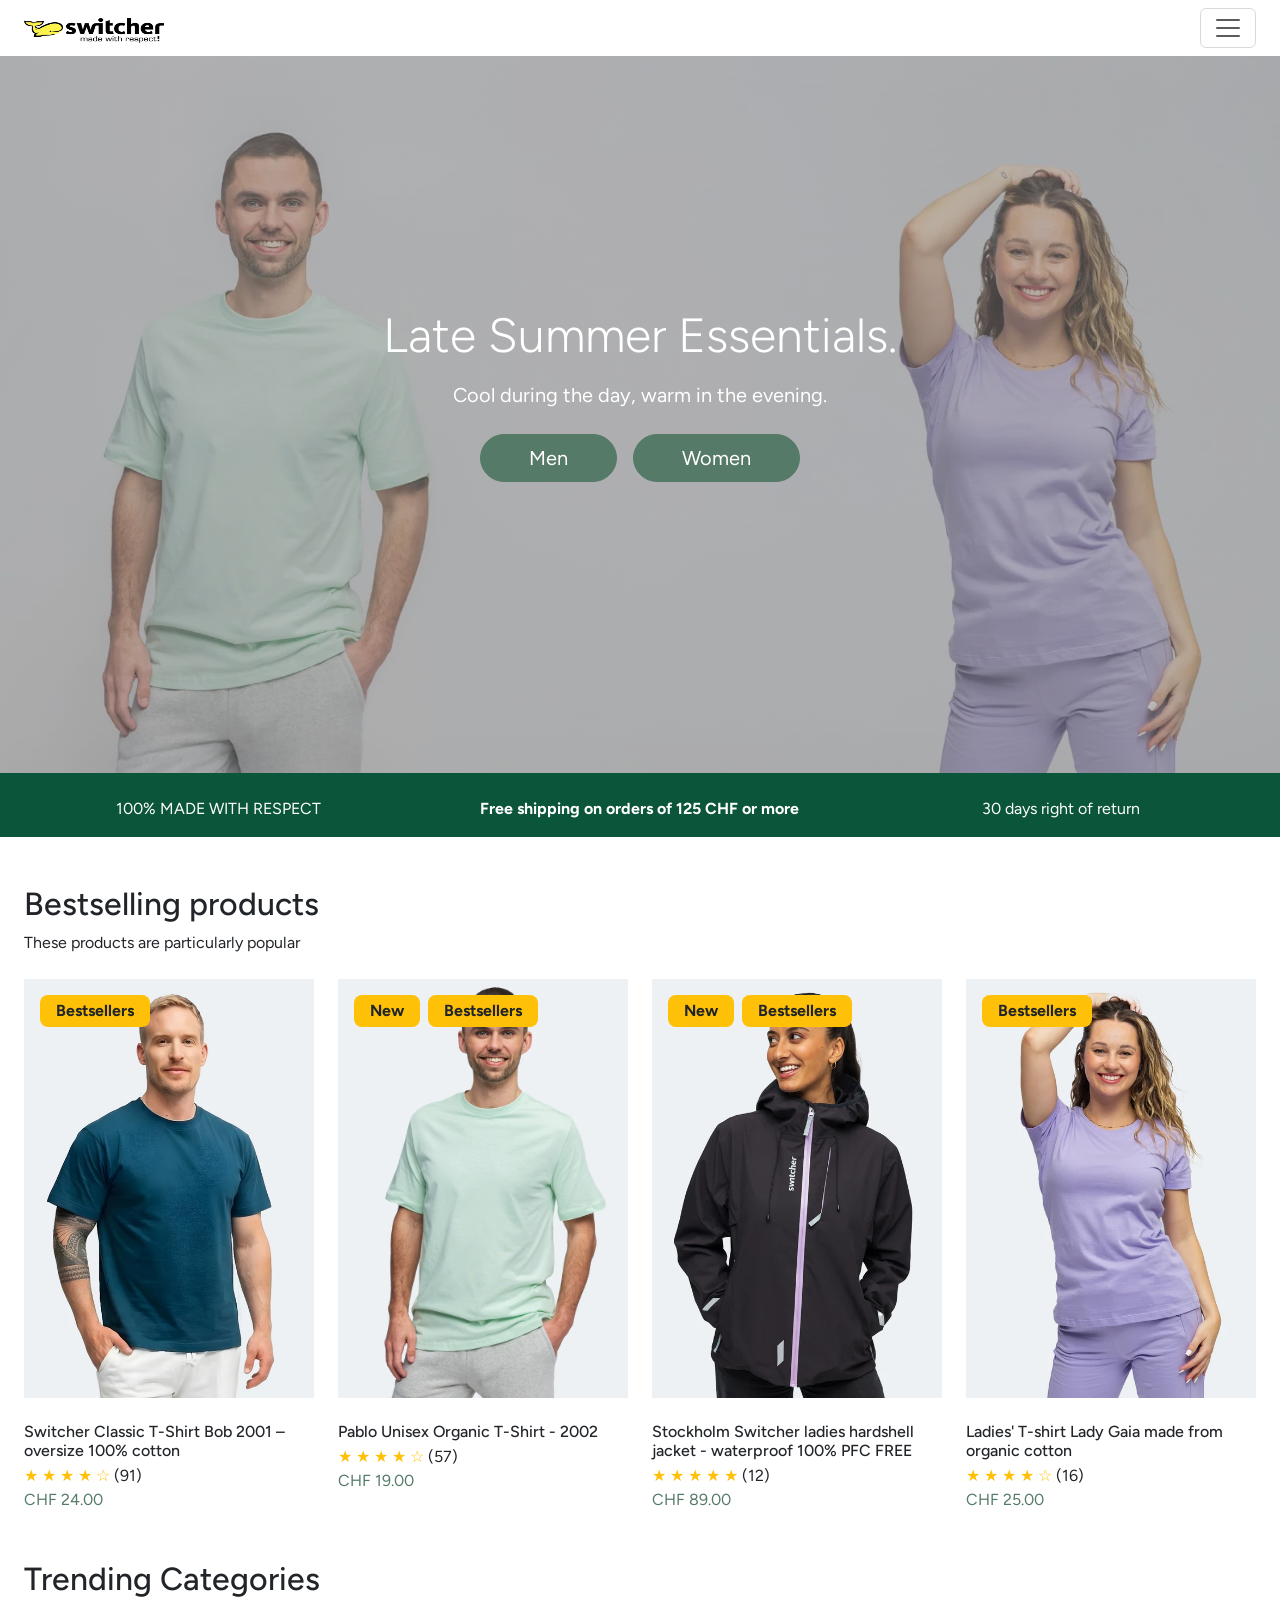
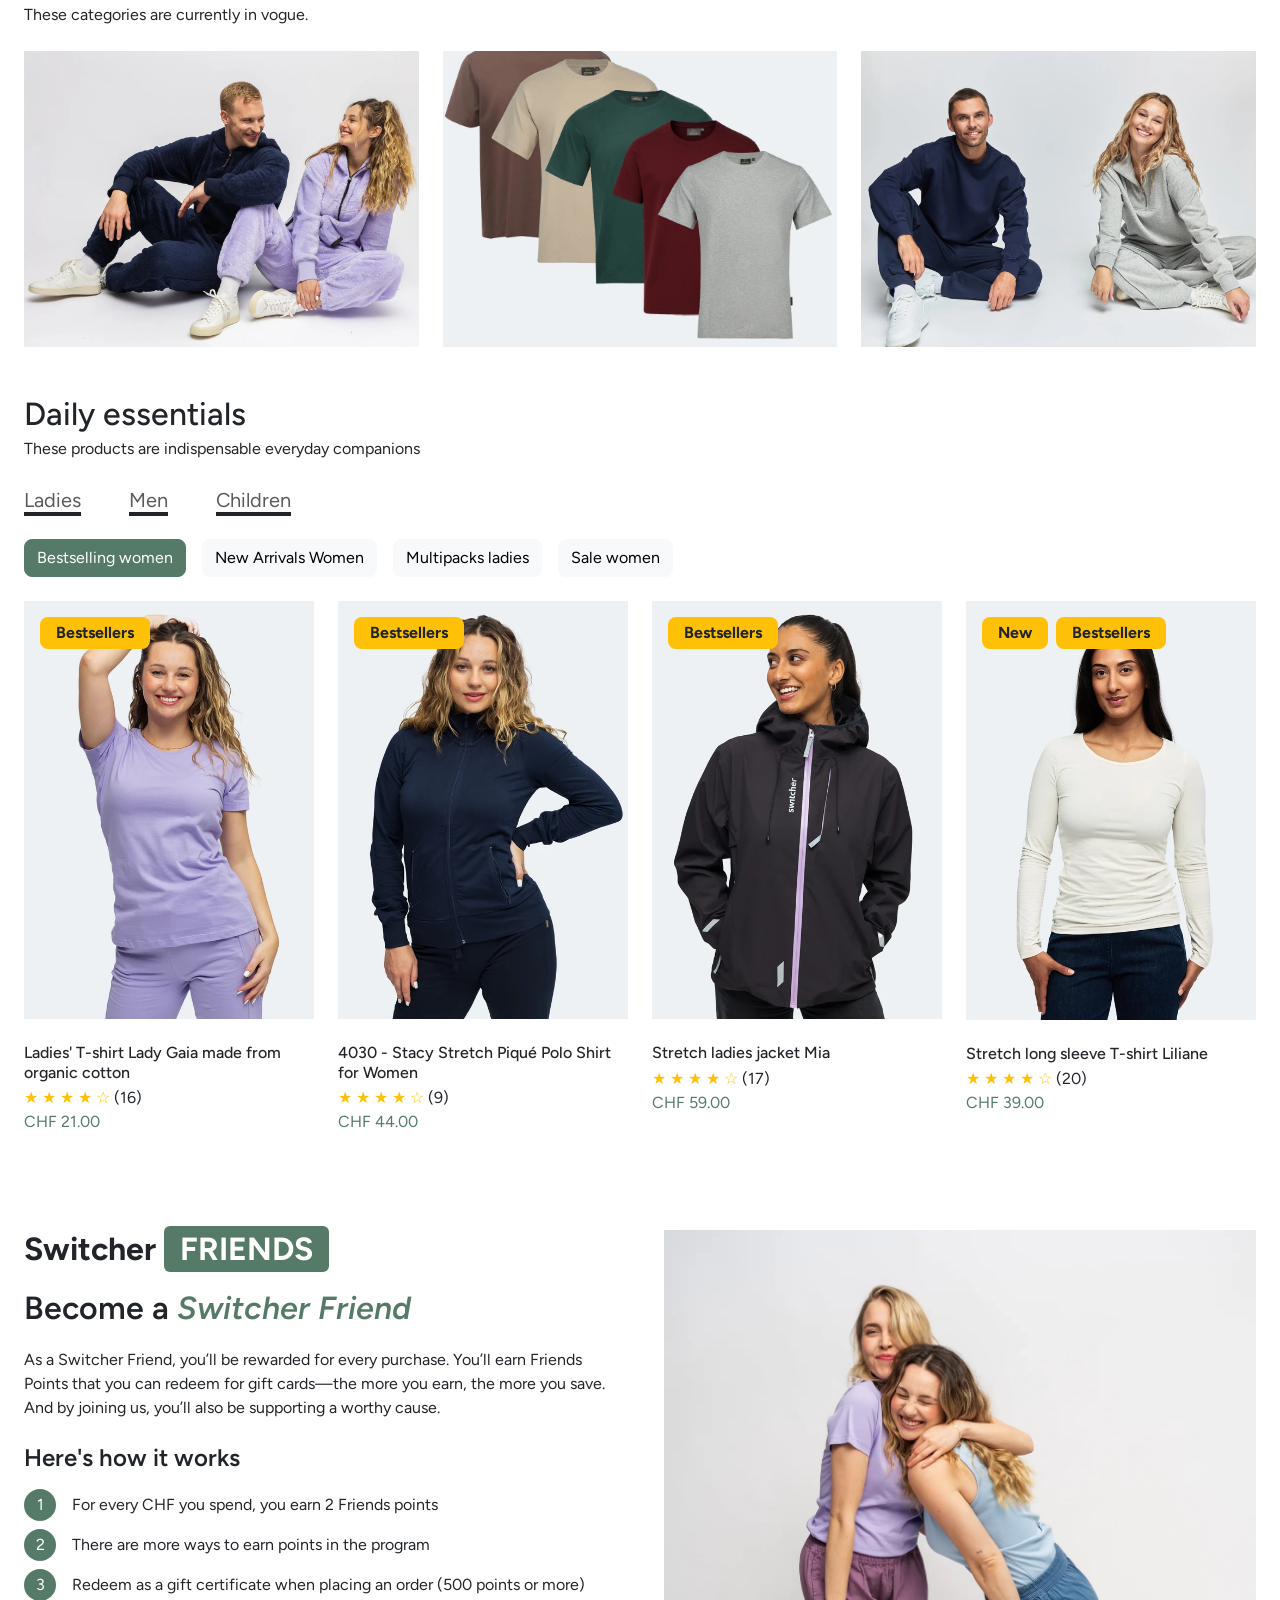
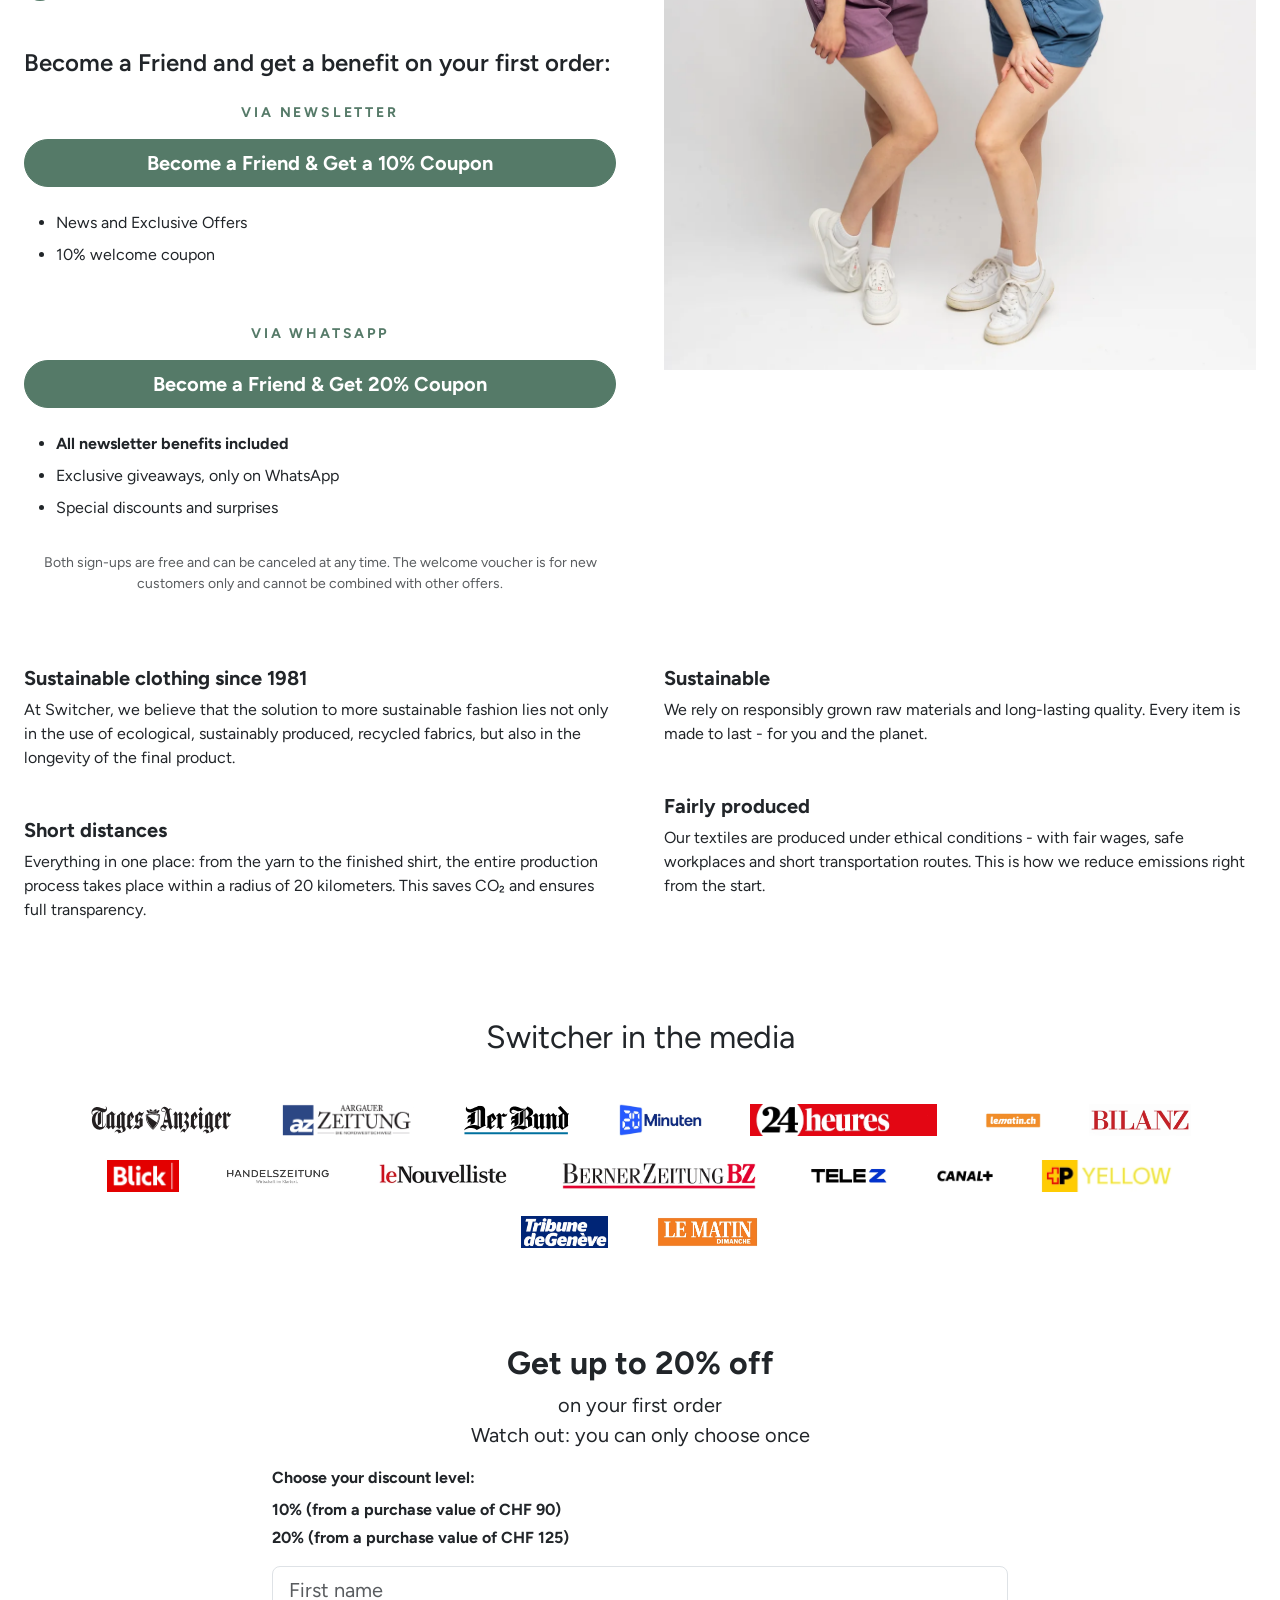
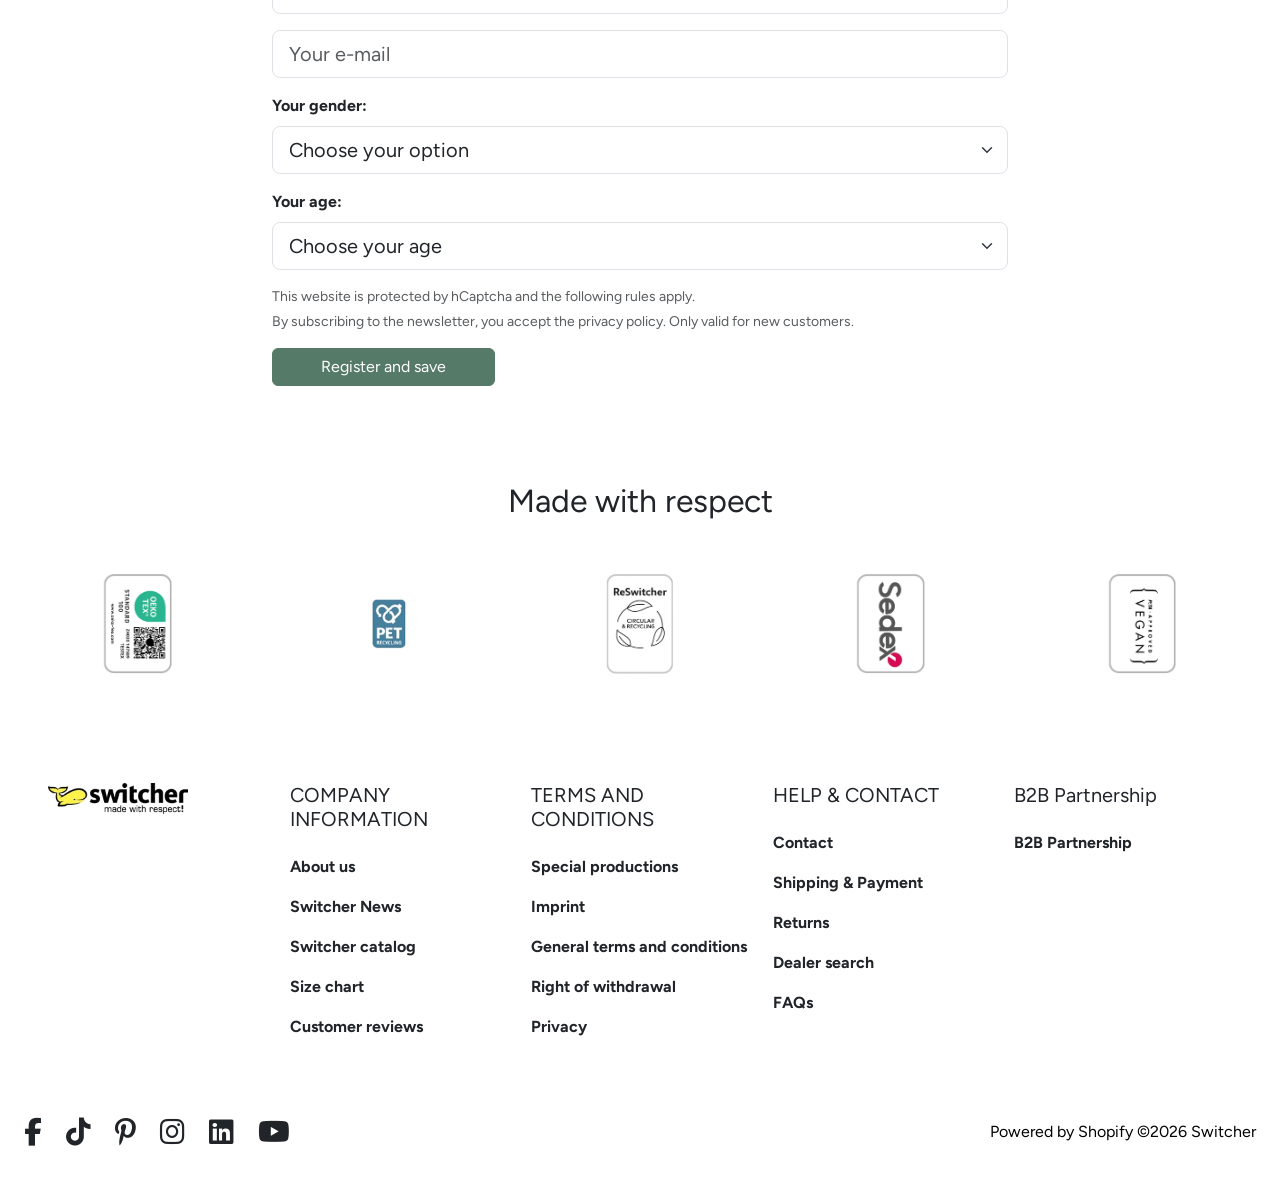
<file: index.html>
<!doctype html>
<html lang="en">

<head>
  <meta charset="UTF-8" />
  <meta name="viewport" content="width=device-width, initial-scale=1.0" />
  <title>Switcher - Sustainable Fashion</title>
  <link rel="icon" href="./assests/logo.jpg" type="image/jpeg" />
  <link rel="preconnect" href="https://fonts.googleapis.com" />
  <link rel="preconnect" href="https://fonts.gstatic.com" crossorigin />
  <link href="https://fonts.googleapis.com/css2?family=Figtree:wght@300..700&display=swap" rel="stylesheet" />
  <link rel="stylesheet" href="https://cdnjs.cloudflare.com/ajax/libs/font-awesome/6.7.2/css/all.min.css" />
  <link href="https://cdn.jsdelivr.net/npm/bootstrap@5.3.3/dist/css/bootstrap.min.css" rel="stylesheet" />
  <!-- Swiper CSS -->
  <link rel="stylesheet" href="https://cdn.jsdelivr.net/npm/swiper@11/swiper-bundle.min.css" />
  <link rel="stylesheet" href="style.css" />
</head>

<body>
  <!-- NAVBAR -->
  <nav class="navbar navbar-expand-xxl bg-white">
    <div class="container-fluid px-4 gap-3">
      <a class="navbar-brand me-xxl-3" href="#">
        <img src="./assests/switcherlogo.webp" alt="Switcher Logo" width="140" height="25" />
      </a>
      <button class="navbar-toggler" type="button" data-bs-toggle="collapse" data-bs-target="#navbarNav"
        aria-controls="navbarNav" aria-expanded="false" aria-label="Toggle navigation">
        <span class="navbar-toggler-icon"></span>
      </button>

      <div class="collapse navbar-collapse gap-xxl-3" id="navbarNav">
        <ul class="navbar-nav align-items-xxl-center flex-xxl-nowrap">
          <li class="nav-item"><a class="nav-link px-2 text-nowrap" href="#">Ladies</a></li>
          <li class="nav-item"><a class="nav-link px-2 text-nowrap" href="#">Men</a></li>
          <li class="nav-item"><a class="nav-link px-2 text-nowrap" href="#">Children</a></li>
          <li class="nav-item"><a class="nav-link px-2 text-nowrap" href="#">Sale</a></li>
          <li class="nav-item"><a class="nav-link px-2 text-nowrap" href="#">Swiss Vision</a></li>
          <li class="nav-item"><a class="nav-link px-2 text-nowrap" href="#">Geelee</a></li>
          <li class="nav-item"><a class="nav-link px-2 text-nowrap" href="#">Made with Respect</a></li>
          <li class="nav-item"><a class="nav-link px-2 text-nowrap" href="#">Stores</a></li>
        </ul>

        <div
          class="search-box w-100 d-flex align-items-center bg-light border rounded-pill px-3 py-2 my-3 my-xxl-0 ms-xxl-auto">
          <i class="fa-solid fa-magnifying-glass me-2"></i>
          <input type="text" class="form-control border-0 bg-transparent shadow-none p-0" placeholder="Search"
            aria-label="Search" />
        </div>

        <div class="border bg-white px-3 py-2 text-nowrap">
          <a href="#" class="text-decoration-none text-dark d-flex align-items-center gap-2">
            <img src="./assests/images.png" alt="" width="30" height="20" />
            <span>EN</span>
            <i class="fa-solid fa-chevron-right small ms-2"></i>
          </a>
        </div>

        <div class="d-flex gap-4 mt-3 mt-xxl-0 ms-xxl-2">
          <a href="#" class="text-dark fs-4" aria-label="Account"><i class="fa-regular fa-user"></i></a>
          <a href="#" class="text-dark fs-4" aria-label="Cart"><i class="fa-solid fa-bag-shopping"></i></a>
        </div>
      </div>
    </div>
  </nav>

  <!-- HERO -->
  <header class="hero d-flex align-items-center text-center text-white">
    <div class="container">
      <div class="row justify-content-center">
        <div class="col-12 col-lg-6 pb-5 mb-xxl-5">
          <h1 class="display-5 mb-3">Late Summer Essentials.</h1>
          <p class="fs-5 mb-4">Cool during the day, warm in the evening.</p>
          <div class="row justify-content-center g-3">
            <div class="col-auto"><a href="#" class="btn btn-success btn-lg rounded-pill px-5">Men</a></div>
            <div class="col-auto"><a href="#" class="btn btn-success btn-lg rounded-pill px-5">Women</a></div>
          </div>
        </div>
      </div>
    </div>
  </header>

  <!-- ANNOUNCEMENT BAR -->
  <section class="bg-forest text-white">
    <div class="container-fluid">
      <div class="row text-center py-3 g-2">
        <div class="col-12 col-md-4">100% MADE WITH RESPECT</div>
        <div class="col-12 col-md-4 fw-bold">Free shipping on orders of 125 CHF or more</div>
        <div class="col-12 col-md-4">30 days right of return</div>
      </div>
    </div>
  </section>

  <main>
    <!-- BESTSELLING -->
    <section class="container-fluid pt-5 pb-4 px-4">
      <div class="row mb-4">
        <div class="col-12">
          <h2 class="mb-2">Bestselling products</h2>
          <p class="m-0">These products are particularly popular</p>
        </div>
      </div>
      <div class="row g-4">
        <div class="col-12 col-sm-6 col-lg-3">
          <div class="position-relative bg-light">
            <img src="./assests/card 1" class="img-fluid w-100" alt="Classic T-Shirt" loading="lazy" />
            <span
              class="position-absolute top-0 start-0 m-3 badge bg-warning text-dark fs-6 px-3 py-2 rounded-3">Bestsellers</span>
          </div>
          <div class="pt-4">
            <h3 class="fs-6 mb-1">Switcher Classic T-Shirt Bob 2001 – oversize 100% cotton</h3>
            <div class="text-warning" aria-label="4 out of 5 stars">★ ★ ★ ★ ☆ <span class="text-dark">(91)</span></div>
            <p class="text-success mb-0">CHF 24.00</p>
          </div>
        </div>

        <div class="col-12 col-sm-6 col-lg-3">
          <div class="position-relative bg-light">
            <img src="./assests/card.22" class="img-fluid w-100" alt="Organic T-Shirt" loading="lazy" />
            <div class="position-absolute top-0 start-0 m-3 d-flex gap-2">
              <span class="badge bg-warning text-dark fs-6 px-3 py-2 rounded-3">New</span>
              <span class="badge bg-warning text-dark fs-6 px-3 py-2 rounded-3">Bestsellers</span>
            </div>
          </div>
          <div class="pt-4">
            <h3 class="fs-6 mb-1">Pablo Unisex Organic T-Shirt - 2002</h3>
            <div class="text-warning" aria-label="4 out of 5 stars">★ ★ ★ ★ ☆ <span class="text-dark">(57)</span></div>
            <p class="text-success mb-0">CHF 19.00</p>
          </div>
        </div>

        <div class="col-12 col-sm-6 col-lg-3">
          <div class="position-relative bg-light">
            <img src="./assests/card.3" class="img-fluid w-100" alt="Ladies Jacket" loading="lazy" />
            <div class="position-absolute top-0 start-0 m-3 d-flex gap-2">
              <span class="badge bg-warning text-dark fs-6 px-3 py-2 rounded-3">New</span>
              <span class="badge bg-warning text-dark fs-6 px-3 py-2 rounded-3">Bestsellers</span>
            </div>
          </div>
          <div class="pt-4">
            <h3 class="fs-6 mb-1">Stockholm Switcher ladies hardshell jacket - waterproof 100% PFC FREE</h3>
            <div class="text-warning" aria-label="5 out of 5 stars">★ ★ ★ ★ ★ <span class="text-dark">(12)</span></div>
            <p class="text-success mb-0">CHF 89.00</p>
          </div>
        </div>

        <div class="col-12 col-sm-6 col-lg-3">
          <div class="position-relative bg-light">
            <img src="./assests/card.4" class="img-fluid w-100" alt="Ladies T-Shirt" loading="lazy" />
            <span
              class="position-absolute top-0 start-0 m-3 badge bg-warning text-dark fs-6 px-3 py-2 rounded-3">Bestsellers</span>
          </div>
          <div class="pt-4">
            <h3 class="fs-6 mb-1">Ladies' T-shirt Lady Gaia made from organic cotton</h3>
            <div class="text-warning" aria-label="4 out of 5 stars">★ ★ ★ ★ ☆ <span class="text-dark">(16)</span></div>
            <p class="text-success mb-0">CHF 25.00</p>
          </div>
        </div>
      </div>
    </section>

    <!-- TRENDING CATEGORIES -->
    <section class="container-fluid py-4 px-4">
      <div class="row mb-4">
        <div class="col-12">
          <h2 class="mb-1">Trending Categories</h2>
          <p class="m-0">These categories are currently in vogue.</p>
        </div>
      </div>
      <div class="row g-4">
        <div class="col-12 col-md-6 col-lg-4">
          <div class="ratio ratio-4x3 bg-light">
            <img src="./assests/image.11" alt="Geelee by Switcher" class="object-fit-cover" loading="lazy" />
          </div>
        </div>
        <div class="col-12 col-md-6 col-lg-4">
          <div class="ratio ratio-4x3 bg-light">
            <img src="./assests/made/Men_T-shirt-2001-Bob_Bundle-_42158-5-grey.jpg" alt="Multipacks for Men"
              class="object-fit-cover" loading="lazy" />
          </div>
        </div>
        <div class="col-12 col-md-6 col-lg-4">
          <div class="ratio ratio-4x3 bg-light">
            <img src="./assests/made/Banner_New_arrivals_2026.jpg" alt="New Arrivals" class="object-fit-cover"
              loading="lazy" />
          </div>
        </div>
      </div>
    </section>

    <!-- DAILY ESSENTIALS -->
    <section class="container-fluid pt-4 pb-5 px-4">
      <div class="row mb-4">
        <div class="col-12">
          <h2 class="mb-1">Daily essentials</h2>
          <p class="m-0">These products are indispensable everyday companions</p>
        </div>
      </div>

      <div class="row g-3 g-md-5 mb-4">
        <div class="col-auto"><a href="#"
            class="fs-5 border-bottom border-4 border-dark text-decoration-none text-body-secondary">Ladies</a></div>
        <div class="col-auto"><a href="#"
            class="fs-5 border-bottom border-4 border-dark text-decoration-none text-body-secondary">Men</a></div>
        <div class="col-auto"><a href="#"
            class="fs-5 border-bottom border-4 border-dark text-decoration-none text-body-secondary">Children</a></div>
      </div>

      <div class="row g-3 mb-4">
        <div class="col-auto"><button class="btn btn-success rounded-3">Bestselling women</button></div>
        <div class="col-auto"><button class="btn btn-light rounded-3">New Arrivals Women</button></div>
        <div class="col-auto"><button class="btn btn-light rounded-3">Multipacks ladies</button></div>
        <div class="col-auto"><button class="btn btn-light rounded-3">Sale women</button></div>
      </div>

      <div class="row g-4">
        <div class="col-12 col-md-6 col-lg-3">
          <div class="position-relative">
            <img src="./assests/fw-1" class="img-fluid w-100" alt="Ladies' T-shirt Lady Gaia" loading="lazy" />
            <span
              class="position-absolute top-0 start-0 m-3 badge bg-warning text-dark fs-6 px-3 py-2 rounded-3">Bestsellers</span>
          </div>
          <div class="pt-4">
            <h3 class="fs-6 mb-1">Ladies' T-shirt Lady Gaia made from organic cotton</h3>
            <div class="text-warning" aria-label="4 out of 5 stars">★ ★ ★ ★ ☆ <span class="text-dark">(16)</span></div>
            <p class="text-success mb-0">CHF 21.00</p>
          </div>
        </div>

        <div class="col-12 col-md-6 col-lg-3">
          <div class="position-relative">
            <img src="./assests/fw-2" class="img-fluid w-100" alt="Stacy Stretch Piqué Polo Shirt" loading="lazy" />
            <span
              class="position-absolute top-0 start-0 m-3 badge bg-warning text-dark fs-6 px-3 py-2 rounded-3">Bestsellers</span>
          </div>
          <div class="pt-4">
            <h3 class="fs-6 mb-1">4030 - Stacy Stretch Piqué Polo Shirt for Women</h3>
            <div class="text-warning" aria-label="4 out of 5 stars">★ ★ ★ ★ ☆ <span class="text-dark">(9)</span></div>
            <p class="text-success mb-0">CHF 44.00</p>
          </div>
        </div>

        <div class="col-12 col-md-6 col-lg-3">
          <div class="position-relative">
            <img src="./assests/card.3" class="img-fluid w-100" alt="Stretch ladies jacket Mia" loading="lazy" />
            <span
              class="position-absolute top-0 start-0 m-3 badge bg-warning text-dark fs-6 px-3 py-2 rounded-3">Bestsellers</span>
          </div>
          <div class="pt-4">
            <h3 class="fs-6 mb-1">Stretch ladies jacket Mia</h3>
            <div class="text-warning" aria-label="4 out of 5 stars">★ ★ ★ ★ ☆ <span class="text-dark">(17)</span></div>
            <p class="text-success mb-0">CHF 59.00</p>
          </div>
        </div>

        <div class="col-12 col-md-6 col-lg-3">
          <div class="position-relative">
            <img src="./assests/fw-4" class="img-fluid w-100" alt="Stretch long sleeve T-shirt Liliane"
              loading="lazy" />
            <div class="position-absolute top-0 start-0 m-3 d-flex gap-2">
              <span class="badge bg-warning text-dark fs-6 px-3 py-2 rounded-3">New</span>
              <span class="badge bg-warning text-dark fs-6 px-3 py-2 rounded-3">Bestsellers</span>
            </div>
          </div>
          <div class="pt-4">
            <h3 class="fs-6 mb-1">Stretch long sleeve T-shirt Liliane</h3>
            <div class="text-warning" aria-label="4 out of 5 stars">★ ★ ★ ★ ☆ <span class="text-dark">(20)</span></div>
            <p class="text-success mb-0">CHF 39.00</p>
          </div>
        </div>
      </div>
    </section>

    <!-- SWITCHER FRIENDS -->
    <section class="container-fluid py-5 px-4">
      <div class="row g-5">
        <div class="col-12 col-lg-6">
          <div class="row">
            <div class="col-12">
              <h2 class="fs-2 fw-bold mb-3">
                Switcher
                <span class="bg-success text-white text-uppercase rounded-2 px-3 py-1">Friends</span>
              </h2>
              <p class="fs-2 fw-semibold mb-3">
                Become a
                <strong class="text-success fst-italic fw-semibold">Switcher Friend</strong>
              </p>
              <p class="mb-4">
                As a Switcher Friend, you’ll be rewarded for every purchase. You’ll earn Friends
                Points that you can redeem for gift cards—the more you earn, the more you save.
                And by joining us, you’ll also be supporting a worthy cause.
              </p>
              <h3 class="fs-4 fw-semibold mb-3">Here's how it works</h3>
            </div>
          </div>

          <div class="row align-items-center g-3 mb-2">
            <div class="col-auto">
              <span
                class="step-num d-flex align-items-center justify-content-center rounded-circle bg-success text-white">1</span>
            </div>
            <div class="col">
              <p class="m-0">For every CHF you spend, you earn 2 Friends points</p>
            </div>
          </div>
          <div class="row align-items-center g-3 mb-2">
            <div class="col-auto">
              <span
                class="step-num d-flex align-items-center justify-content-center rounded-circle bg-success text-white">2</span>
            </div>
            <div class="col">
              <p class="m-0">There are more ways to earn points in the program</p>
            </div>
          </div>
          <div class="row align-items-center g-3 mb-2">
            <div class="col-auto">
              <span
                class="step-num d-flex align-items-center justify-content-center rounded-circle bg-success text-white">3</span>
            </div>
            <div class="col">
              <p class="m-0">Redeem as a gift certificate when placing an order (500 points or more)</p>
            </div>
          </div>

          <div class="row mt-5">
            <div class="col-12">
              <h3 class="fs-4 fw-semibold mb-4">Become a Friend and get a benefit on your first order:</h3>
            </div>
          </div>

          <div class="row g-5">
            <div class="col-12">
              <p class="fw-bold small text-uppercase text-center text-success tracking mb-3">Via newsletter</p>
              <a href="#" class="btn btn-success btn-lg rounded-pill fw-bold w-100">Become a Friend &amp; Get a 10%
                Coupon</a>
              <ul class="mt-4 mb-0">
                <li class="mb-2">News and Exclusive Offers</li>
                <li class="mb-2">10% welcome coupon</li>
              </ul>
            </div>
            <div class="col-12">
              <p class="fw-bold small text-uppercase text-center text-success tracking mb-3">Via WhatsApp</p>
              <a href="#" class="btn btn-success btn-lg rounded-pill fw-bold w-100">Become a Friend &amp; Get 20%
                Coupon</a>
              <ul class="mt-4 mb-0">
                <li class="mb-2"><strong>All newsletter benefits included</strong></li>
                <li class="mb-2">Exclusive giveaways, only on WhatsApp</li>
                <li class="mb-2">Special discounts and surprises</li>
              </ul>
            </div>
          </div>

          <div class="row mt-4">
            <div class="col-12">
              <p class="small text-center text-body-secondary mb-0">
                Both sign-ups are free and can be canceled at any time. The welcome voucher is for
                new customers only and cannot be combined with other offers.
              </p>
            </div>
          </div>
        </div>

        <div class="col-12 col-lg-6">
          <img src="./assests/made/2167_Helena_Lady_Gaia_3.jpg" alt="Woman wearing a Lady Gaia organic cotton T-shirt"
            width="592" height="740" class="img-fluid h-auto" loading="lazy" />
        </div>
      </div>
    </section>

    <!-- SUSTAINABLE CLOTHING -->
    <section class="container-fluid pt-4 pb-5 px-4">
      <div class="row gx-5 gy-5">
        <div class="col-12 col-md-6">
          <div class="row gy-5">
            <div class="col-12">
              <h3 class="fs-5 fw-bold">Sustainable clothing since 1981</h3>
              <p class="m-0">
                At Switcher, we believe that the solution to more sustainable fashion lies not
                only in the use of ecological, sustainably produced, recycled fabrics, but also in
                the longevity of the final product.
              </p>
            </div>
            <div class="col-12">
              <h3 class="fs-5 fw-bold">Short distances</h3>
              <p class="m-0">
                Everything in one place: from the yarn to the finished shirt, the entire
                production process takes place within a radius of 20 kilometers. This saves CO₂
                and ensures full transparency.
              </p>
            </div>
          </div>
        </div>
        <div class="col-12 col-md-6">
          <div class="row gy-5">
            <div class="col-12">
              <h3 class="fs-5 fw-bold">Sustainable</h3>
              <p class="m-0">
                We rely on responsibly grown raw materials and long-lasting quality. Every item is
                made to last - for you and the planet.
              </p>
            </div>
            <div class="col-12">
              <h3 class="fs-5 fw-bold">Fairly produced</h3>
              <p class="m-0">
                Our textiles are produced under ethical conditions - with fair wages, safe
                workplaces and short transportation routes. This is how we reduce emissions right
                from the start.
              </p>
            </div>
          </div>
        </div>
      </div>
    </section>

    <!-- MEDIA -->
    <section class="media-logos container-fluid py-5 px-3 px-md-5">
      <div class="row mb-5">
        <div class="col-12">
          <h2 class="fs-2 fw-normal text-center m-0">Switcher in the media</h2>
        </div>
      </div>

      <div class="row justify-content-center align-items-center g-5 mb-4">
        <div class="col-auto"><a href="#"><img src="./assests/media/20090202163314_Logo_Tagesanzeiger.svg"
              alt="Tages-Anzeiger" loading="lazy" /></a></div>
        <div class="col-auto"><a href="#"><img src="./assests/media/Logo_Aargauer_Zeitung_svg.png"
              alt="Aargauer Zeitung" loading="lazy" /></a></div>
        <div class="col-auto"><a href="#"><img src="./assests/media/Logo_Der_Bund.svg" alt="Der Bund"
              loading="lazy" /></a></div>
        <div class="col-auto"><a href="#"><img src="./assests/media/20min-logo-light-mode.jpg" alt="20 Minuten"
              loading="lazy" /></a></div>
        <div class="col-auto"><a href="#"><img src="./assests/media/24-heures-switzerland-logo.png" alt="24 heures"
              loading="lazy" /></a></div>
        <div class="col-auto"><a href="#"><img src="./assests/media/le_matin_60b135d9-7a23-49f0-91e0-4aa2e2e43771.png"
              alt="Le Matin Dimanche" loading="lazy" /></a></div>
        <div class="col-auto"><a href="#"><img src="./assests/media/Bilanz_Switcher.jpg" alt="Bilanz"
              loading="lazy" /></a></div>
      </div>

      <div class="row justify-content-center align-items-center g-5 mb-4">
        <div class="col-auto"><a href="#"><img src="./assests/media/Blick_logo_svg.png" alt="Blick"
              loading="lazy" /></a></div>
        <div class="col-auto"><a href="#"><img src="./assests/media/handelszeitung_Switcher.jpg" alt="Handelszeitung"
              loading="lazy" /></a></div>
        <div class="col-auto"><a href="#"><img src="./assests/media/Logo_item_1.png" alt="Le Nouvelliste"
              loading="lazy" /></a></div>
        <div class="col-auto"><a href="#"><img src="./assests/media/images_2.png" alt="Berner Zeitung BZ"
              loading="lazy" /></a></div>
        <div class="col-auto"><a href="#"><img src="./assests/media/telez_dec2ddde-2c1e-45bc-b23f-8540de366836.jpg"
              alt="Telez" loading="lazy" /></a></div>
        <div class="col-auto"><a href="#"><img src="./assests/media/Canal-Logo.png" alt="Canal+" loading="lazy" /></a>
        </div>
        <div class="col-auto"><a href="#"><img src="./assests/media/POST_Yellow.png" alt="Post Yellow"
              loading="lazy" /></a></div>
      </div>

      <div class="row justify-content-center align-items-center g-5">
        <div class="col-auto"><a href="#"><img src="./assests/media/Logotg.jpg" alt="Tribune de Genève"
              loading="lazy" /></a></div>
        <div class="col-auto"><a href="#"><img src="./assests/media/images.png" alt="lematin.ch" loading="lazy" /></a>
        </div>
      </div>
    </section>

    <!-- DISCOUNT FORM -->
    <section class="container py-5">
      <div class="row justify-content-center">
        <div class="col-12 col-lg-8">
          <form>
            <div class="row g-3">
              <div class="col-12">
                <h2 class="fs-2 fw-bold text-center mb-2">Get up to 20% off</h2>
                <p class="fs-5 text-center m-0">
                  on your first order
                  <br />
                  Watch out: you can only choose once
                </p>
              </div>

              <div class="col-12">
                <p class="fw-bold mb-2">Choose your discount level:</p>
                <p class="fw-bold mb-1">10% (from a purchase value of CHF 90)</p>
                <p class="fw-bold m-0">20% (from a purchase value of CHF 125)</p>
              </div>

              <div class="col-12">
                <input class="form-control form-control-lg" type="text" placeholder="First name"
                  aria-label="First name" />
              </div>
              <div class="col-12">
                <input class="form-control form-control-lg" type="email" placeholder="Your e-mail" aria-label="Email" />
              </div>

              <div class="col-12">
                <label for="gender" class="form-label fw-bold">Your gender:</label>
                <select id="gender" class="form-select form-select-lg">
                  <option value="">Choose your option</option>
                  <option value="male">Male</option>
                  <option value="female">Female</option>
                  <option value="other">Other</option>
                </select>
              </div>

              <div class="col-12">
                <label for="age" class="form-label fw-bold">Your age:</label>
                <select id="age" class="form-select form-select-lg">
                  <option value="">Choose your age</option>
                  <option value="10-20">10 - 20</option>
                  <option value="21-30">21 - 30</option>
                  <option value="31-40">31 - 40</option>
                  <option value="41-50">41 - 50</option>
                  <option value="51-60">51 - 60</option>
                  <option value="61-70">61 - 70</option>
                </select>
              </div>

              <div class="col-12">
                <p class="small text-body-secondary mb-1">
                  This website is protected by hCaptcha and the following rules apply.
                </p>
                <p class="small text-body-secondary m-0">
                  By subscribing to the newsletter, you accept the privacy policy. Only valid for
                  new customers.
                </p>
              </div>

              <div class="col-12">
                <button type="submit" class="btn btn-success px-5">Register and save</button>
              </div>
            </div>
          </form>
        </div>
      </div>
    </section>

    <!-- MADE WITH RESPECT (SWIPER) -->
    <section class="container-fluid py-5 px-4">
      <div class="row mb-5">
        <div class="col-12">
          <h2 class="fs-2 fw-normal text-center m-0">Made with respect</h2>
        </div>
      </div>

      <div class="swiper made-swiper">
        <div class="swiper-wrapper">
          <div class="swiper-slide">
            <img src="./assests/made/fabric_loop.png" alt="Fabric loop label" />
          </div>
          <div class="swiper-slide">
            <img src="./assests/made/Oeko_Tex_Switcher_label.jpg" alt="Oeko-Tex label" />
          </div>
          <div class="swiper-slide">
            <img src="./assests/made/r1_1.png" alt="Recycling label" />
          </div>
          <div class="swiper-slide">
            <img src="./assests/made/RESWitcher.jpg" alt="Switcher RE label" />
          </div>
          <div class="swiper-slide">
            <img src="./assests/made/sedex_88156839-18b6-4830-bfb7-aec37884bc11.png" alt="Sedex label" />
          </div>
          <div class="swiper-slide">
            <img src="./assests/made/vegan_label_a4f23858-9893-4349-8843-0ccddd366b8a.jpg" alt="Vegan label" />
          </div>
        </div>
      </div>
    </section>
  </main>

  <!-- FOOTER -->
  <footer class="container-fluid pt-5 pb-4 px-4 px-lg-5">
    <div class="row g-4">
      <div class="col-12 col-md-6 col-lg">
        <img src="./assests/made/switcher_logo_breit_cmyk_1.png" alt="Switcher" width="140" height="31"
          loading="lazy" />
      </div>

      <div class="col-12 col-md-6 col-lg">
        <h2 class="fs-5 fw-normal mb-4">COMPANY INFORMATION</h2>
        <ul class="list-unstyled m-0">
          <li class="mb-3"><a href="#" class="link-dark text-decoration-none fw-bold">About us</a></li>
          <li class="mb-3"><a href="#" class="link-dark text-decoration-none fw-bold">Switcher News</a></li>
          <li class="mb-3"><a href="#" class="link-dark text-decoration-none fw-bold">Switcher catalog</a></li>
          <li class="mb-3"><a href="#" class="link-dark text-decoration-none fw-bold">Size chart</a></li>
          <li><a href="#" class="link-dark text-decoration-none fw-bold">Customer reviews</a></li>
        </ul>
      </div>

      <div class="col-12 col-md-6 col-lg">
        <h2 class="fs-5 fw-normal mb-4">TERMS AND CONDITIONS</h2>
        <ul class="list-unstyled m-0">
          <li class="mb-3"><a href="#" class="link-dark text-decoration-none fw-bold">Special productions</a></li>
          <li class="mb-3"><a href="#" class="link-dark text-decoration-none fw-bold">Imprint</a></li>
          <li class="mb-3"><a href="#" class="link-dark text-decoration-none fw-bold">General terms and conditions</a>
          </li>
          <li class="mb-3"><a href="#" class="link-dark text-decoration-none fw-bold">Right of withdrawal</a></li>
          <li><a href="#" class="link-dark text-decoration-none fw-bold">Privacy</a></li>
        </ul>
      </div>

      <div class="col-12 col-md-6 col-lg">
        <h2 class="fs-5 fw-normal mb-4">HELP &amp; CONTACT</h2>
        <ul class="list-unstyled m-0">
          <li class="mb-3"><a href="#" class="link-dark text-decoration-none fw-bold">Contact</a></li>
          <li class="mb-3"><a href="#" class="link-dark text-decoration-none fw-bold">Shipping &amp; Payment</a></li>
          <li class="mb-3"><a href="#" class="link-dark text-decoration-none fw-bold">Returns</a></li>
          <li class="mb-3"><a href="#" class="link-dark text-decoration-none fw-bold">Dealer search</a></li>
          <li><a href="#" class="link-dark text-decoration-none fw-bold">FAQs</a></li>
        </ul>
      </div>

      <div class="col-12 col-md-6 col-lg">
        <h2 class="fs-5 fw-normal mb-4">B2B Partnership</h2>
        <ul class="list-unstyled m-0">
          <li><a href="#" class="link-dark text-decoration-none fw-bold">B2B Partnership</a></li>
        </ul>
      </div>
    </div>
  </footer>

  <!-- SOCIAL ICONS -->
  <section class="container-fluid py-5 px-4">
    <div class="row align-items-center g-3">
      <div class="col-12 col-md-6">
        <div class="row g-4">
          <div class="col-auto"><a href="#" class="text-dark fs-3" aria-label="Facebook"><i
                class="fa-brands fa-facebook-f"></i></a></div>
          <div class="col-auto"><a href="#" class="text-dark fs-3" aria-label="TikTok"><i
                class="fa-brands fa-tiktok"></i></a></div>
          <div class="col-auto"><a href="#" class="text-dark fs-3" aria-label="Pinterest"><i
                class="fa-brands fa-pinterest-p"></i></a></div>
          <div class="col-auto"><a href="#" class="text-dark fs-3" aria-label="Instagram"><i
                class="fa-brands fa-instagram"></i></a></div>
          <div class="col-auto"><a href="#" class="text-dark fs-3" aria-label="LinkedIn"><i
                class="fa-brands fa-linkedin"></i></a></div>
          <div class="col-auto"><a href="#" class="text-dark fs-3" aria-label="YouTube"><i
                class="fa-brands fa-youtube"></i></a></div>
        </div>
      </div>
      <div class="col-12 col-md-6 text-md-end">
        <a href="#" class="text-black text-decoration-none">Powered by Shopify ©2026 Switcher</a>
      </div>
    </div>
  </section>

  <!-- Scripts -->
  <script src="https://cdn.jsdelivr.net/npm/bootstrap@5.3.3/dist/js/bootstrap.bundle.min.js"></script>
  <script src="https://cdn.jsdelivr.net/npm/swiper@11/swiper-bundle.min.js"></script>
  <script>
    // Duplicate slides so the loop always has enough to scroll
    const wrapper = document.querySelector(".made-swiper .swiper-wrapper");
    wrapper.innerHTML += wrapper.innerHTML;

    new Swiper(".made-swiper", {
      loop: true,
      spaceBetween: 24,
      speed: 3000,
      allowTouchMove: false,
      autoplay: {
        delay: 0,
        disableOnInteraction: false,
        pauseOnMouseEnter: false,
      },
      breakpoints: {
        0: { slidesPerView: 2 },
        576: { slidesPerView: 3 },
        768: { slidesPerView: 4 },
        1200: { slidesPerView: 5 },
      },
    });
  </script>
</body>

</html>
</file>
<file: style.css>
/* 1. Bootstrap theme overrides (font + brand green) */
:root {
  --bs-body-font-family: "Figtree", sans-serif;
  --bs-success: #557a68;
  --bs-success-rgb: 85, 122, 104;
}

.btn-success {
  --bs-btn-bg: #557a68;
  --bs-btn-border-color: #557a68;
  --bs-btn-hover-bg: #456555;
  --bs-btn-hover-border-color: #456555;
  --bs-btn-active-bg: #3b5849;
  --bs-btn-active-border-color: #3b5849;
  --bs-btn-disabled-bg: #557a68;
  --bs-btn-disabled-border-color: #557a68;
}

/* 2. Things Bootstrap has no utility for */
.bg-forest {
  background-color: #0b563b;
}

.hero {
  min-height: 725px;
  background:
    linear-gradient(rgba(128, 128, 128, 0.5), rgba(128, 128, 128, 0.5)),
    url('./assests/background.img.webp') center / cover no-repeat;
}

.search-box {
  max-width: 15rem;
}

.step-num {
  width: 2rem;
  height: 2rem;
}

.tracking {
  letter-spacing: 0.2em;
}

.media-logos img {
  height: 2rem;
  width: auto;
}

/* Made with respect - auto-scrolling logo slider */
.made-swiper {
  padding: 0 0 8px;
  overflow: hidden;
}

.made-swiper .swiper-wrapper {
  transition-timing-function: linear !important;
  /* constant speed */
}

.made-swiper .swiper-slide {
  display: flex;
  justify-content: center;
  align-items: center;
  height: 110px;
}

.made-swiper .swiper-slide img {
  width: 100px;
  height: 100px;
  object-fit: contain;
  /* every logo gets the same box */
}
</file>
